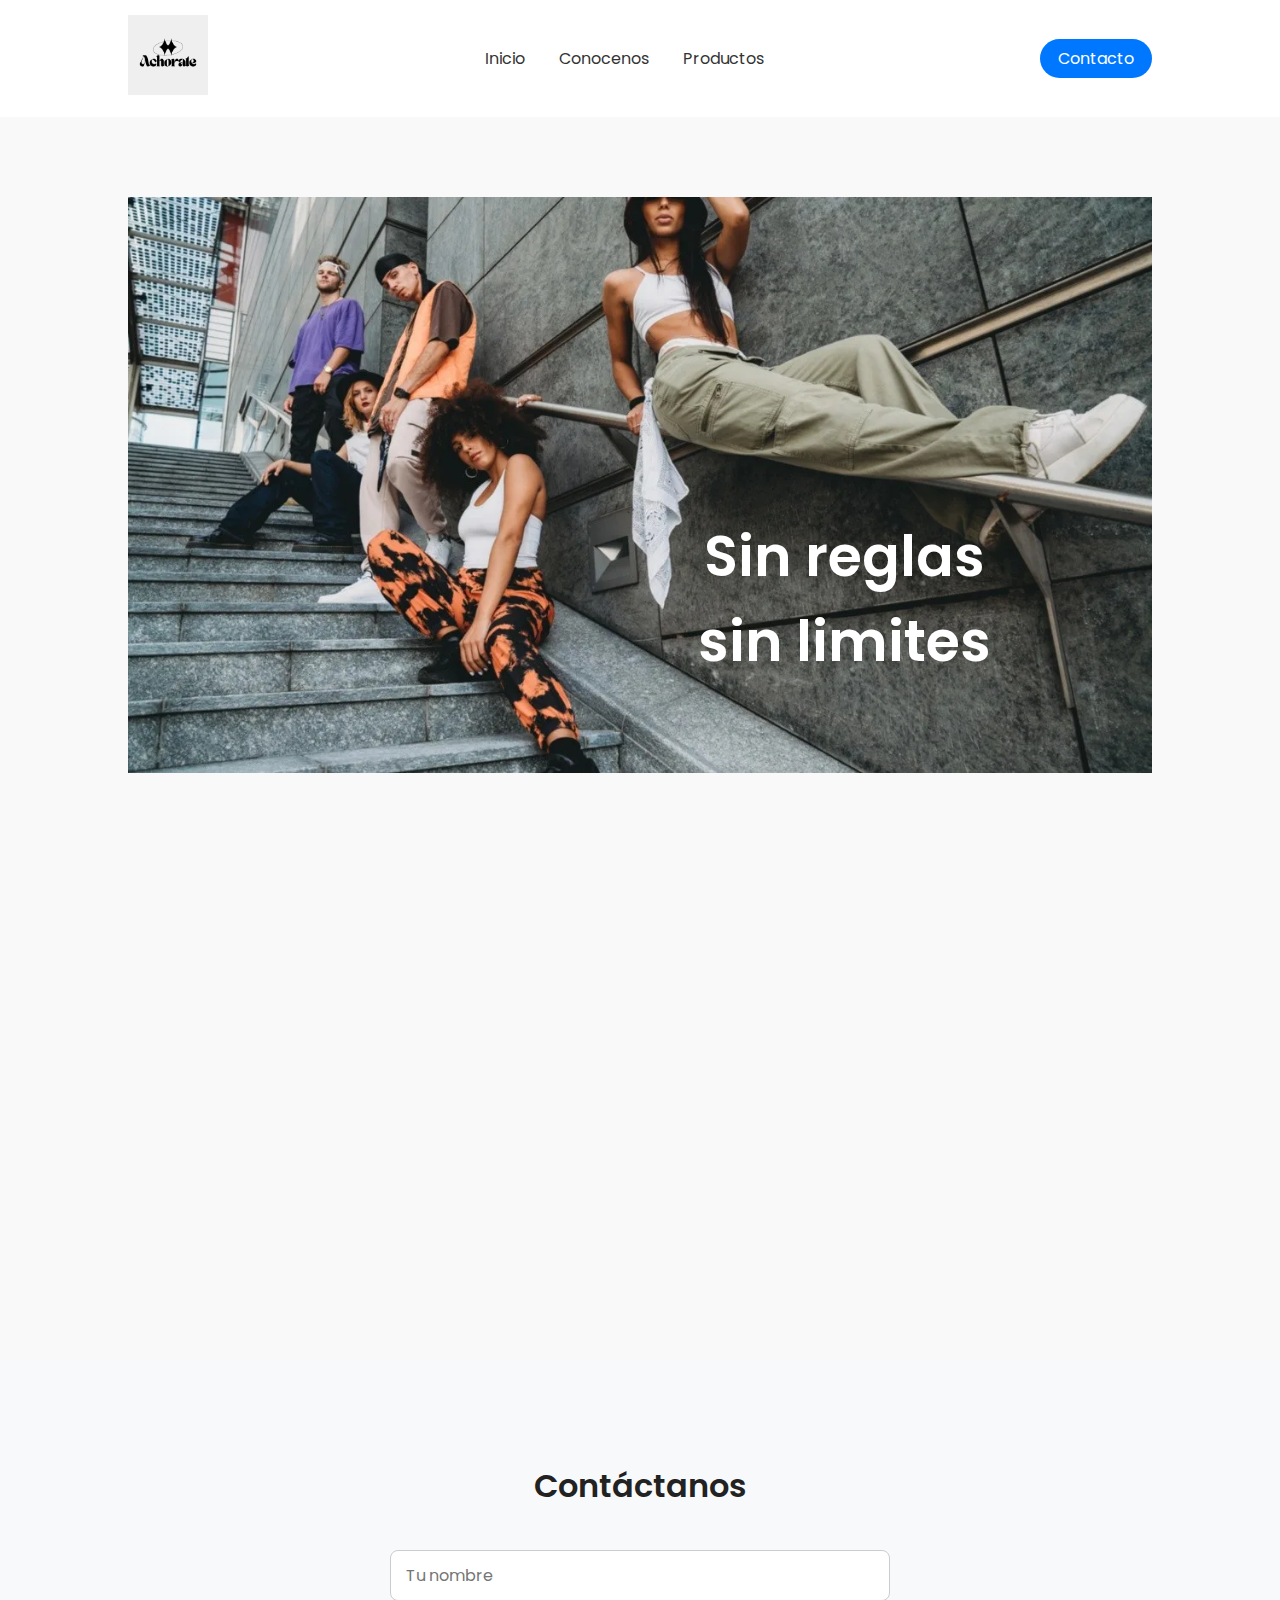
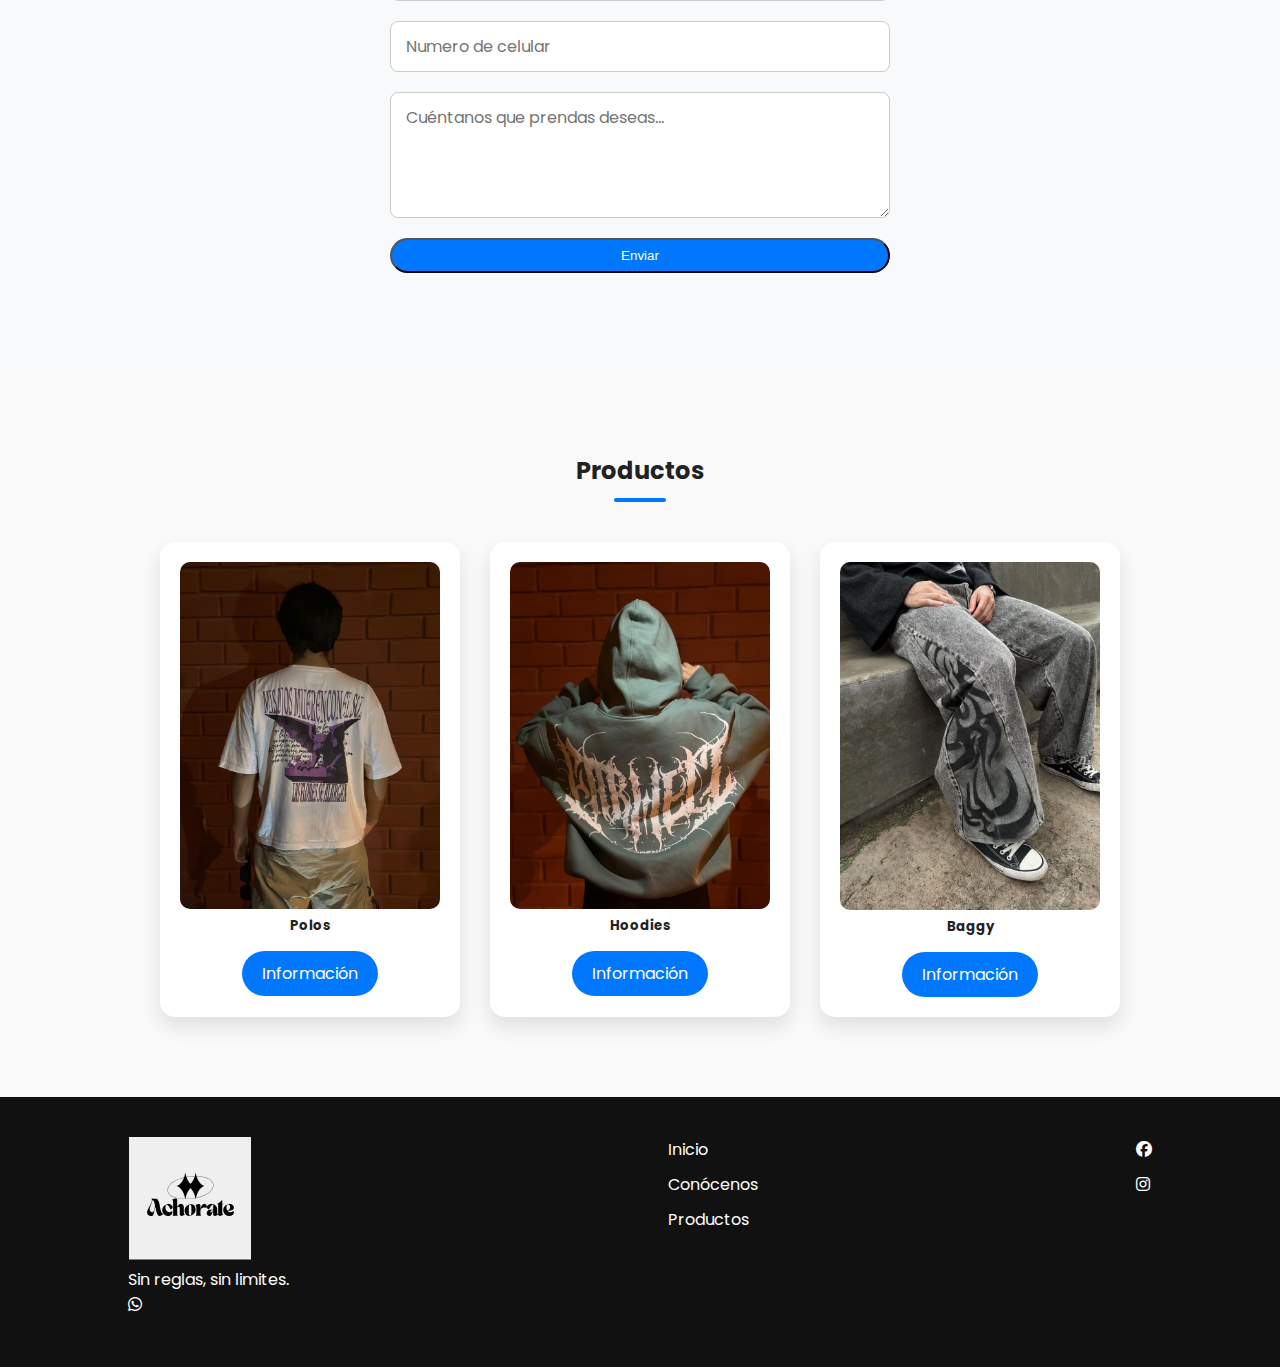
<file: index.html>
<!DOCTYPE html>
<html lang="en">
<head>
    <!-- Meta Tags -->
    <meta charset="UTF-8">
    <meta name="viewport" content="width=device-width, initial-scale=1.0">
    <meta name="description" content="Modern portfolio website for a publicist or small business">
    <title>Modern Portfolio</title>

    <!-- Google Fonts -->
    <link href="https://fonts.googleapis.com/css2?family=Poppins:wght@300;400;600;700&display=swap" rel="stylesheet">

    <!-- Font Awesome -->
    <link rel="stylesheet" href="https://cdnjs.cloudflare.com/ajax/libs/font-awesome/6.5.0/css/all.min.css">

    <!-- Main CSS -->
    <link rel="stylesheet" href="css/style.css">
    <link rel="icon" href="Img/Loguito.png" type="image/ico">

    <!-- Meta Pixel Code -->
<script>
!function(f,b,e,v,n,t,s)
{if(f.fbq)return;n=f.fbq=function(){n.callMethod?
n.callMethod.apply(n,arguments):n.queue.push(arguments)};
if(!f._fbq)f._fbq=n;n.push=n;n.loaded=!0;n.version='2.0';
n.queue=[];t=b.createElement(e);t.async=!0;
t.src=v;s=b.getElementsByTagName(e)[0];
s.parentNode.insertBefore(t,s)}(window, document,'script',
'https://connect.facebook.net/en_US/fbevents.js');
fbq('init', '2004304617097086');
fbq('track', 'PageView');
</script>
<noscript><img height="1" width="1" style="display:none"
src="https://www.facebook.com/tr?id=2004304617097086&ev=PageView&noscript=1"
/></noscript>
<!-- End Meta Pixel Code -->
</head>

<body>

    <!-- ================= NAVBAR ================= -->
    <header class="navbar" id="navbar">
        <div class="nav-container">
            <div class="nav-left">
                <img src="Img/LOFO.jpeg" alt="Logo" class="logo">
            </div>

            <nav class="nav-center">
                <a href="#hero">Inicio</a>
                <a href="#about">Conocenos</a>
                <a href="#services">Productos</a>
            </nav>

            <div class="nav-right">
                <a href="contacto.html" class="btn-primary">Contacto</a>
            </div>
        </div>
    </header>

    <!-- ================= HERO ================= -->
    <section class="hero" id="hero">
        <div class="hero-layer layer-back"></div>
        <div class="hero-layer layer-middle"></div>
        <div class="hero-layer layer-front"></div>

        <div class="hero-content">
            <img src="Img/Block.webp" alt="">
            <h1>Sin reglas sin limites</h1>
        </div>
    </section>

    <!-- ================= ABOUT ================= -->
    <section class="about fade-in" id="about">
        <h2>¿Quienes Somos?</h2>
        <p class="about-intro">Somos una marca que busca romper con lo establecido, creando prendas que sean únicas como cada uno de los que se atrevan a usarlas, sabiendo que poseerán prendas exclusivas e irrepetibles.  </p>

        <div class="about-container">
            <div class="about-left">
                <img src="Img/uniformidad-industrial-ilunion.jpg.jpg" alt="Team Image">
            </div>

            <div class="about-right">
                <h3>Misión</h3>
                <p>Diseñar y producir colecciones limitadas que inspiren a las personas a mostrarse a su manera y  rompiendo patrones,  garantizando que cada prenda sea una obra de arte única que resuene con su portador.</p>

<div class="social-links">

    <a href="https://web.facebook.com/profile.php?id=61587750441536&_rdc=3&_rdr#" target="_blank">
        <i class="fab fa-facebook"></i>
    </a>
    <a href="https://www.instagram.com/oficial992026/" target="_blank">
        <i class="fab fa-instagram"></i>
    </a>
</div>
</div>
</div>
    </section>

    <!-- ================= FORMULARIO ================= -->
<section class="contact-form" id="formulario">
    <h2>Contáctanos</h2>

    <form action="gracias.html">
        <input type="text" placeholder="Tu nombre" required>
        <input type="number" placeholder="Numero de celular" required>
        <textarea placeholder="Cuéntanos que prendas deseas..." rows="4" required></textarea>

        <button type="submit" class="btn-primary">Enviar</button>
    </form>
</section>

<!-- ================= PRODUCTOS ================= -->
<section class="productos" id="services">

    <h2 class="productos-titulo">Productos</h2>

    <div class="productos-container">

        <div class="producto-card">
            <a href="polo.html">
                <img src="Img/Polos.jpeg" alt="Polos">
            </a>
            <h5>Polos</h5>
            <a href="polo.html" class="btn-producto">Información</a>
        </div>

        <div class="producto-card">
            <a href="hoodie.html">
                <img src="Img/Hoodies.jpeg" alt="Hoodies">
            </a>
            <h5>Hoodies</h5>
            <a href="hoodie.html" class="btn-producto">Información</a>
        </div>

        <div class="producto-card">
            <a href="baggy.html">
                <img src="Img/Baggy 1.jpeg" alt="Baggy">
            </a>
            <h5>Baggy</h5>
            <a href="baggy.html" class="btn-producto">Información</a>
        </div>
    </div>
</section>

    <!-- ================= FOOTER ================= -->
    <footer class="footer" id="contact">
        <div class="footer-container">
            <div class="footer-left">
                <img src="Img/Loguito.png" alt="Logo">
                <p>Sin reglas, sin limites.</p>
            </div>
<div class="footer-center">
    <a href="#hero">Inicio</a>
    <a href="#about">Conócenos</a>
    <a href="#services">Productos</a>
</div>

<div class="footer-right">

    <a href="https://web.facebook.com/profile.php?id=61587750441536&_rdc=3&_rdr#" target="_blank">
        <i class="fab fa-facebook"></i>
    </a>

    <a href="https://www.instagram.com/oficial992026/" target="_blank">
        <i class="fab fa-instagram"></i>
    </a>
</div>
        </div>

        <!-- Floating WhatsApp Button -->
        <a href="https://wa.me/+51940219840" class="whatsapp-btn" target="_blank">
            <i class="fab fa-whatsapp"></i>
        </a>
    </footer>
    <script src="script/script.js"></script>
</body>
</html>
</file>
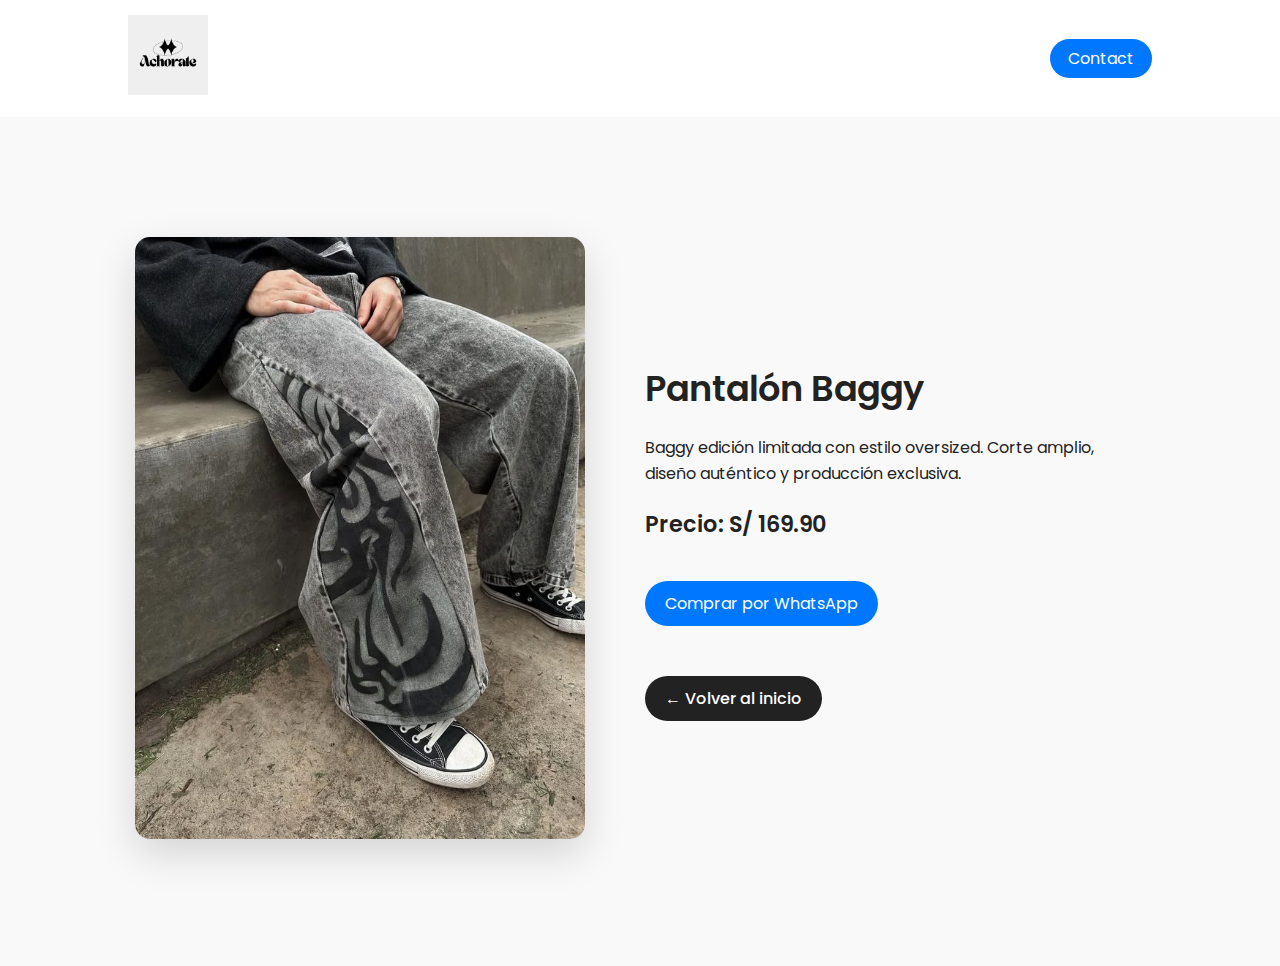
<file: baggy.html>
<!DOCTYPE html>
<html lang="en">
<head>
    <!-- Meta Tags -->
    <meta charset="UTF-8">
    <meta name="viewport" content="width=device-width, initial-scale=1.0">
    <meta name="description" content="Modern portfolio website for a publicist or small business">
    <title>Modern Portfolio</title>

    <!-- Google Fonts -->
    <link href="https://fonts.googleapis.com/css2?family=Poppins:wght@300;400;600;700&display=swap" rel="stylesheet">

    <!-- Font Awesome -->
    <link rel="stylesheet" href="https://cdnjs.cloudflare.com/ajax/libs/font-awesome/6.5.0/css/all.min.css">

    <!-- Main CSS -->
    <link rel="stylesheet" href="css/style.css">
    <link rel="icon" href="Img/Loguito.png" type="image/ico">

    <!-- Meta Pixel Code -->
<script>
!function(f,b,e,v,n,t,s)
{if(f.fbq)return;n=f.fbq=function(){n.callMethod?
n.callMethod.apply(n,arguments):n.queue.push(arguments)};
if(!f._fbq)f._fbq=n;n.push=n;n.loaded=!0;n.version='2.0';
n.queue=[];t=b.createElement(e);t.async=!0;
t.src=v;s=b.getElementsByTagName(e)[0];
s.parentNode.insertBefore(t,s)}(window, document,'script',
'https://connect.facebook.net/en_US/fbevents.js');
fbq('init', '2004304617097086');
fbq('track', 'PageView');
</script>
<noscript><img height="1" width="1" style="display:none"
src="https://www.facebook.com/tr?id=2004304617097086&ev=PageView&noscript=1"
/></noscript>
<!-- End Meta Pixel Code -->
</head>
<body>
    <!-- ================= NAVBAR ================= -->
    <header class="navbar" id="navbar">
        <div class="nav-container">
            <div class="nav-left">
                <img src="Img/LOFO.jpeg" alt="Logo" class="logo">
            </div>

            <nav class="nav-center">
            </nav>

            <div class="nav-right">
                <a href="#contact" class="btn-primary">Contact</a>
            </div>
        </div>
    </header>

    <section class="producto-detalle">
    <div class="detalle-container">

        <div class="detalle-img">
            <img src="Img/Baggy 1.jpeg" alt="Baggy">
        </div>

        <div class="detalle-info">
            <h2>Pantalón Baggy</h2>
            <p>
                Baggy edición limitada con estilo oversized.
                Corte amplio, diseño auténtico y producción exclusiva.
            </p>

            <h3>Precio: S/ 169.90</h3>

            <a href="https://wa.me/+51940219840"
               class="btn-producto"
               target="_blank">
               Comprar por WhatsApp
            </a>

            <br><br>
            <a href="index.html" class="btn-volver">← Volver al inicio</a>
        </div>

    </div>
</section>

</body>
</html>
</file>
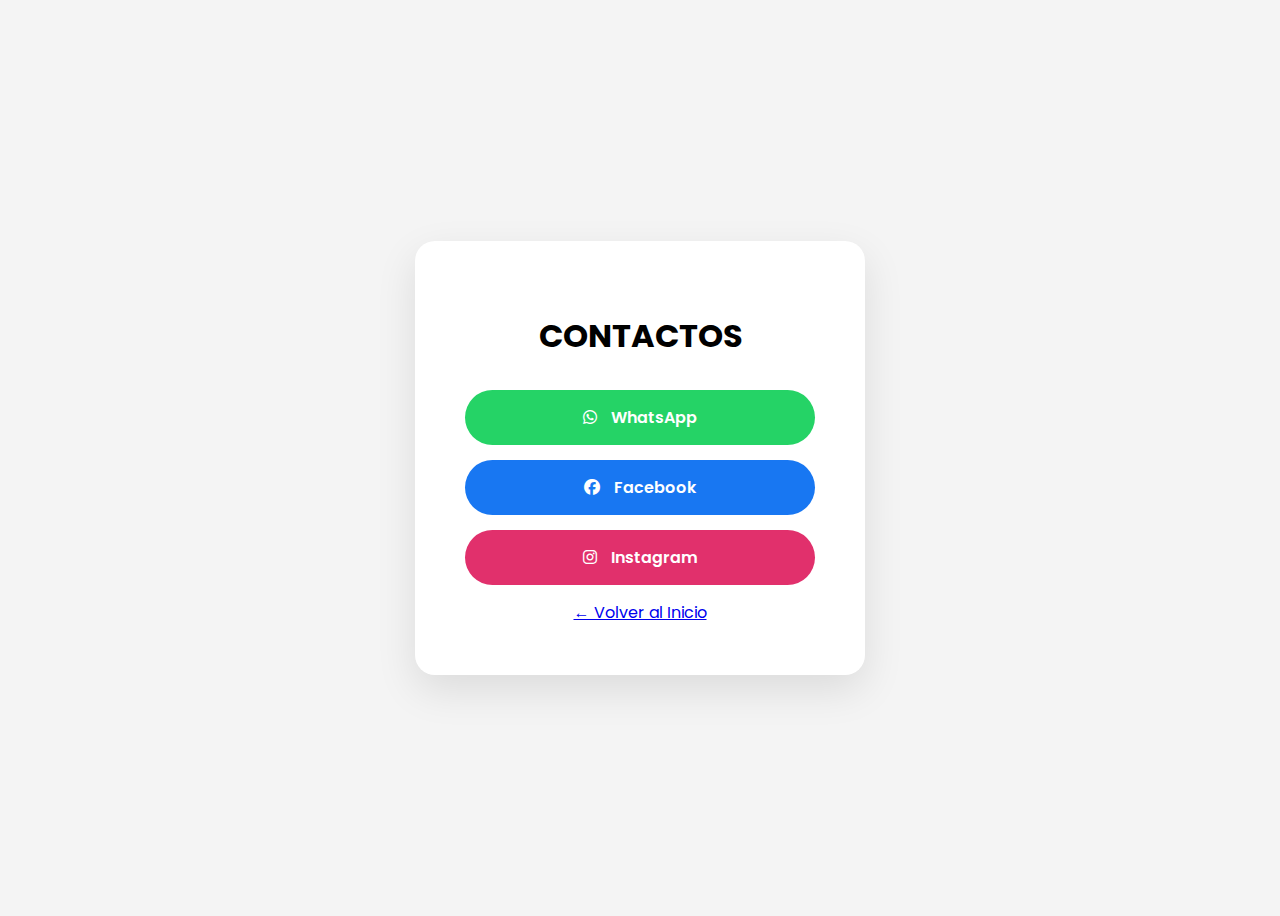
<file: contacto.html>
<!DOCTYPE html>
<html lang="es">
<head>
    <!-- Meta Pixel Code -->
<script>
!function(f,b,e,v,n,t,s)
{if(f.fbq)return;n=f.fbq=function(){n.callMethod?
n.callMethod.apply(n,arguments):n.queue.push(arguments)};
if(!f._fbq)f._fbq=n;n.push=n;n.loaded=!0;n.version='2.0';
n.queue=[];t=b.createElement(e);t.async=!0;
t.src=v;s=b.getElementsByTagName(e)[0];
s.parentNode.insertBefore(t,s)}(window, document,'script',
'https://connect.facebook.net/en_US/fbevents.js');
fbq('init', '2004304617097086');
fbq('track', 'PageView');
</script>
<noscript><img height="1" width="1" style="display:none"
src="https://www.facebook.com/tr?id=2004304617097086&ev=PageView&noscript=1"
/></noscript>
<!-- End Meta Pixel Code -->
    
    <meta charset="UTF-8">
    <title>Contactos</title>
    <meta name="viewport" content="width=device-width, initial-scale=1.0">

    <!-- Google Font -->
    <link href="https://fonts.googleapis.com/css2?family=Poppins:wght@300;400;600;700&display=swap" rel="stylesheet">

    <!-- Font Awesome -->
    <link rel="stylesheet" href="https://cdnjs.cloudflare.com/ajax/libs/font-awesome/6.5.0/css/all.min.css">

    <style>
        body {
            font-family: 'Poppins', sans-serif;
            background: #f4f4f4;
            display: flex;
            justify-content: center;
            align-items: center;
            height: 100vh;
            text-align: center;
        }

        .contact-container {
            background: white;
            padding: 50px;
            border-radius: 20px;
            box-shadow: 0 15px 40px rgba(0,0,0,0.1);
            width: 350px;
        }

        h1 {
            margin-bottom: 30px;
            font-size: 2rem;
        }

        .btn-contact {
            display: block;
            margin: 15px 0;
            padding: 15px;
            border-radius: 30px;
            text-decoration: none;
            color: white;
            font-weight: 600;
            transition: transform 0.3s ease, box-shadow 0.3s ease;
        }

        .btn-contact:hover {
            transform: translateY(-5px);
            box-shadow: 0 10px 20px rgba(0,0,0,0.2);
        }

        .whatsapp {
            background: #25D366;
        }

        .facebook {
            background: #1877F2;
        }

        .instagram {
            background: #E1306C;
        }

        .btn-contact i {
            margin-right: 10px;
        }
    </style>
</head>

<body>

    <div class="contact-container">
        <h1>CONTACTOS</h1>

        <a href="https://wa.me/+51940219840" target="_blank" class="btn-contact whatsapp">
            <i class="fab fa-whatsapp"></i> WhatsApp
        </a>

        <a href="https://web.facebook.com/profile.php?id=61587750441536&_rdc=3&_rdr#" target="_blank" class="btn-contact facebook">
            <i class="fab fa-facebook"></i> Facebook
        </a>

        <a href="https://www.instagram.com/oficial992026/" target="_blank" class="btn-contact instagram">
            <i class="fab fa-instagram"></i> Instagram
        </a>

        <a href="index.html" class="btn-volver">
    ← Volver al Inicio
</a>

    </div>

</body>

</html>
</file>
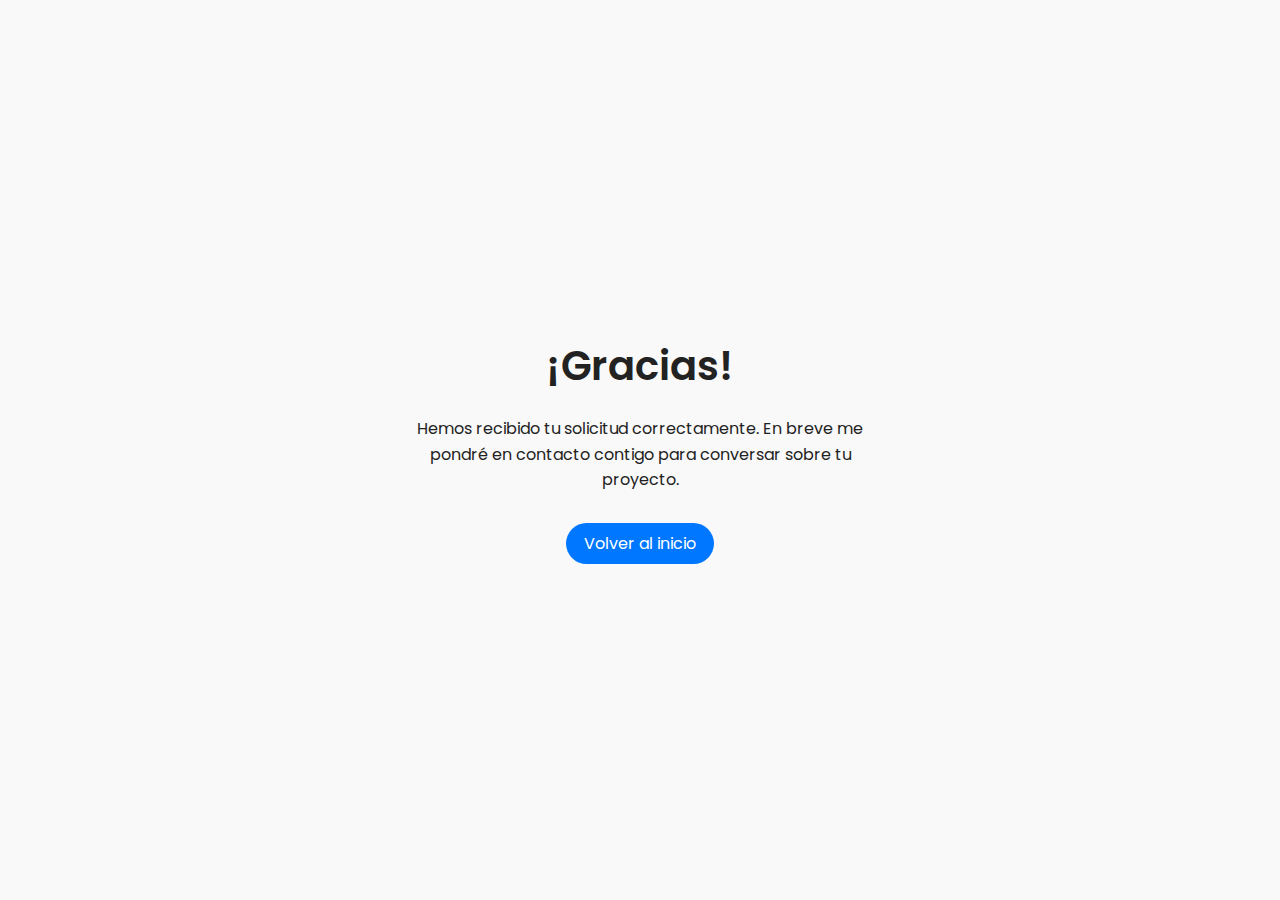
<file: gracias.html>
<!DOCTYPE html>
<html lang="en">
<head>
    <!-- Meta Tags -->
    <meta charset="UTF-8">
    <meta name="viewport" content="width=device-width, initial-scale=1.0">
    <meta name="description" content="Modern portfolio website for a publicist or small business">
    <title>Modern Portfolio</title>

    <!-- Google Fonts -->
    <link href="https://fonts.googleapis.com/css2?family=Poppins:wght@300;400;600;700&display=swap" rel="stylesheet">

    <!-- Font Awesome -->
    <link rel="stylesheet" href="https://cdnjs.cloudflare.com/ajax/libs/font-awesome/6.5.0/css/all.min.css">

    <!-- Main CSS -->
    <link rel="stylesheet" href="css/style.css">
    <link rel="icon" href="Img/Loguito.png" type="image/ico">

    <!-- Meta Pixel Code -->
<script>
!function(f,b,e,v,n,t,s)
{if(f.fbq)return;n=f.fbq=function(){n.callMethod?
n.callMethod.apply(n,arguments):n.queue.push(arguments)};
if(!f._fbq)f._fbq=n;n.push=n;n.loaded=!0;n.version='2.0';
n.queue=[];t=b.createElement(e);t.async=!0;
t.src=v;s=b.getElementsByTagName(e)[0];
s.parentNode.insertBefore(t,s)}(window, document,'script',
'https://connect.facebook.net/en_US/fbevents.js');
fbq('init', '2004304617097086');
fbq('track', 'PageView');
</script>
<noscript><img height="1" width="1" style="display:none"
src="https://www.facebook.com/tr?id=2004304617097086&ev=PageView&noscript=1"
/></noscript>
<!-- End Meta Pixel Code -->

<section class="gracias">
    <h1>¡Gracias!</h1>
    <p>
        Hemos recibido tu solicitud correctamente.  
        En breve me pondré en contacto contigo para conversar sobre tu proyecto.
    </p>

    <a href="index.html" class="btn-primary">Volver al inicio</a>
</section>

</body>
</html>
</file>
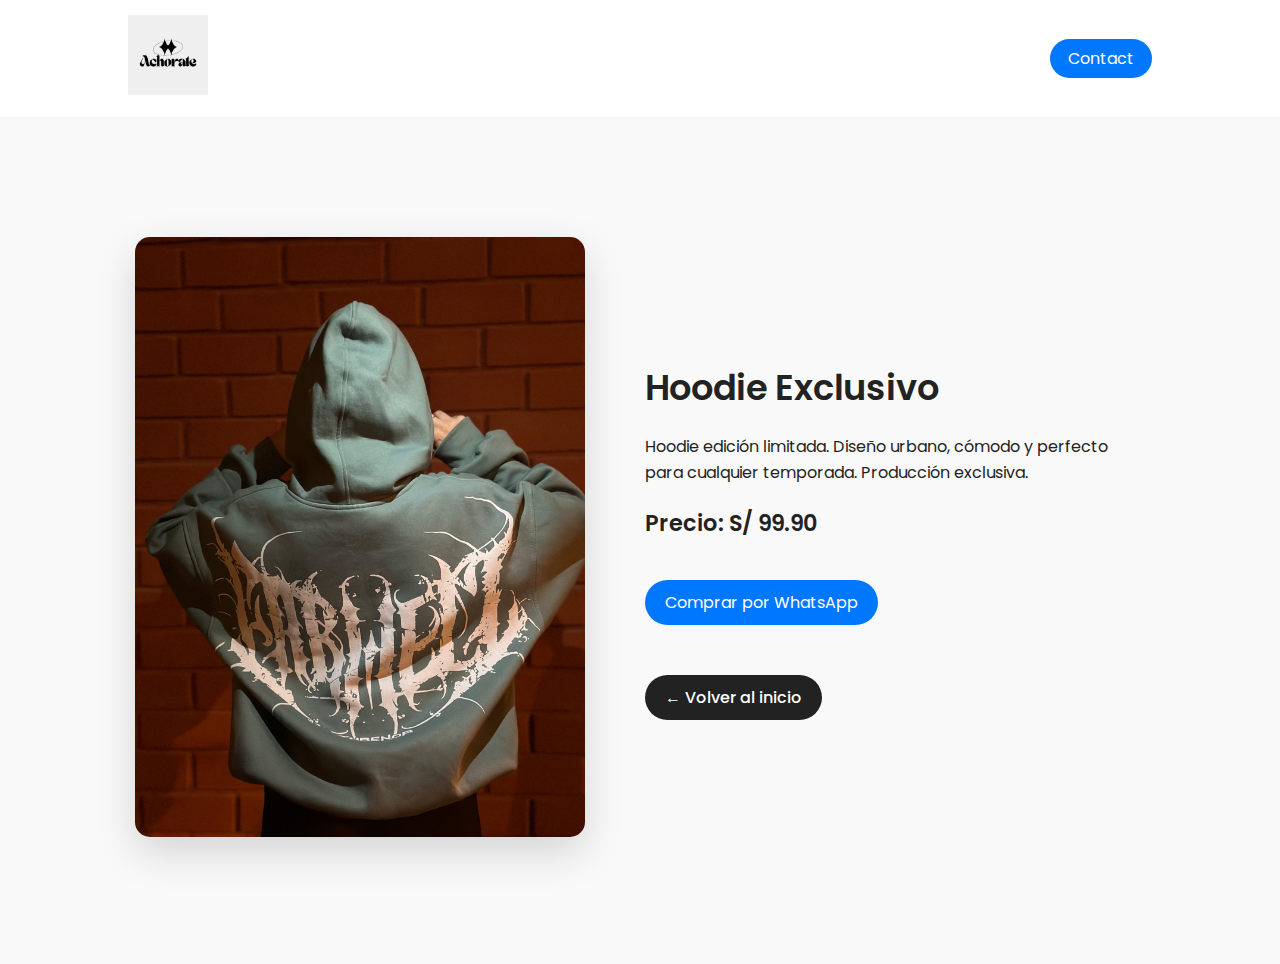
<file: hoodie.html>
<!DOCTYPE html>
<html lang="en">
<head>
    <!-- Meta Tags -->
    <meta charset="UTF-8">
    <meta name="viewport" content="width=device-width, initial-scale=1.0">
    <meta name="description" content="Modern portfolio website for a publicist or small business">
    <title>Modern Portfolio</title>

    <!-- Google Fonts -->
    <link href="https://fonts.googleapis.com/css2?family=Poppins:wght@300;400;600;700&display=swap" rel="stylesheet">

    <!-- Font Awesome -->
    <link rel="stylesheet" href="https://cdnjs.cloudflare.com/ajax/libs/font-awesome/6.5.0/css/all.min.css">

    <!-- Main CSS -->
    <link rel="stylesheet" href="css/style.css">
    <link rel="icon" href="Img/Loguito.png" type="image/ico">

    <!-- Meta Pixel Code -->
<script>
!function(f,b,e,v,n,t,s)
{if(f.fbq)return;n=f.fbq=function(){n.callMethod?
n.callMethod.apply(n,arguments):n.queue.push(arguments)};
if(!f._fbq)f._fbq=n;n.push=n;n.loaded=!0;n.version='2.0';
n.queue=[];t=b.createElement(e);t.async=!0;
t.src=v;s=b.getElementsByTagName(e)[0];
s.parentNode.insertBefore(t,s)}(window, document,'script',
'https://connect.facebook.net/en_US/fbevents.js');
fbq('init', '2004304617097086');
fbq('track', 'PageView');
</script>
<noscript><img height="1" width="1" style="display:none"
src="https://www.facebook.com/tr?id=2004304617097086&ev=PageView&noscript=1"
/></noscript>
<!-- End Meta Pixel Code -->
</head>
<body>
    <!-- ================= NAVBAR ================= -->
    <header class="navbar" id="navbar">
        <div class="nav-container">
            <div class="nav-left">
                <img src="Img/LOFO.jpeg" alt="Logo" class="logo">
            </div>

            <nav class="nav-center">
            </nav>

            <div class="nav-right">
                <a href="#contact" class="btn-primary">Contact</a>
            </div>
        </div>
    </header>

    <section class="producto-detalle">
    <div class="detalle-container">

        <div class="detalle-img">
            <img src="Img/Hoodies.jpeg" alt="Hoodie">
        </div>

        <div class="detalle-info">
            <h2>Hoodie Exclusivo</h2>
            <p>
                Hoodie edición limitada. Diseño urbano, cómodo y perfecto
                para cualquier temporada. Producción exclusiva.
            </p>

            <h3>Precio: S/ 99.90</h3>

            <a href="https://wa.me/+51940219840"
               class="btn-producto"
               target="_blank">
               Comprar por WhatsApp
            </a>

            <br><br>
            <a href="index.html" class="btn-volver">← Volver al inicio</a>
        </div>

    </div>
</section>

</body>
</html>
</file>
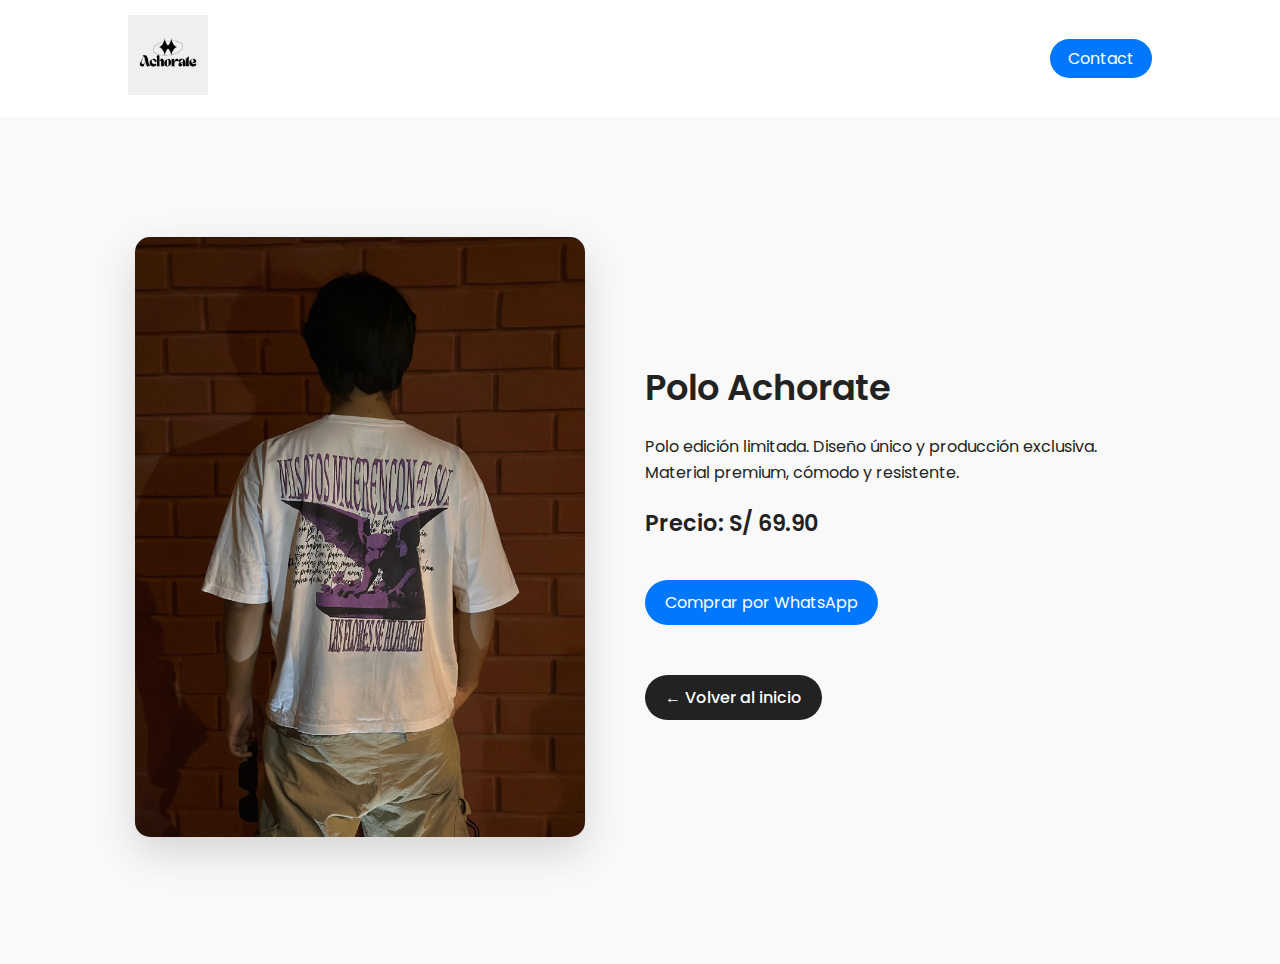
<file: polo.html>
<!DOCTYPE html>
<html lang="en">
<head>
    <!-- Meta Tags -->
    <meta charset="UTF-8">
    <meta name="viewport" content="width=device-width, initial-scale=1.0">
    <meta name="description" content="Modern portfolio website for a publicist or small business">
    <title>Modern Portfolio</title>

    <!-- Google Fonts -->
    <link href="https://fonts.googleapis.com/css2?family=Poppins:wght@300;400;600;700&display=swap" rel="stylesheet">

    <!-- Font Awesome -->
    <link rel="stylesheet" href="https://cdnjs.cloudflare.com/ajax/libs/font-awesome/6.5.0/css/all.min.css">

    <!-- Main CSS -->
    <link rel="stylesheet" href="css/style.css">
    <link rel="icon" href="Img/Loguito.png" type="image/ico">

    <!-- Meta Pixel Code -->
<script>
!function(f,b,e,v,n,t,s)
{if(f.fbq)return;n=f.fbq=function(){n.callMethod?
n.callMethod.apply(n,arguments):n.queue.push(arguments)};
if(!f._fbq)f._fbq=n;n.push=n;n.loaded=!0;n.version='2.0';
n.queue=[];t=b.createElement(e);t.async=!0;
t.src=v;s=b.getElementsByTagName(e)[0];
s.parentNode.insertBefore(t,s)}(window, document,'script',
'https://connect.facebook.net/en_US/fbevents.js');
fbq('init', '2004304617097086');
fbq('track', 'PageView');
</script>
<noscript><img height="1" width="1" style="display:none"
src="https://www.facebook.com/tr?id=2004304617097086&ev=PageView&noscript=1"
/></noscript>
<!-- End Meta Pixel Code -->
</head>
<body>
    <!-- ================= NAVBAR ================= -->
    <header class="navbar" id="navbar">
        <div class="nav-container">
            <div class="nav-left">
                <img src="Img/LOFO.jpeg" alt="Logo" class="logo">
            </div>

            <nav class="nav-center">
            </nav>

            <div class="nav-right">
                <a href="#contact" class="btn-primary">Contact</a>
            </div>
        </div>
    </header>

<section class="producto-detalle">
    <div class="detalle-container">

        <div class="detalle-img">
            <img src="Img/Polos.jpeg" alt="Polo">
        </div>

        <div class="detalle-info">
            <h2>Polo Achorate</h2>
            <p>
                Polo edición limitada. Diseño único y producción exclusiva.
                Material premium, cómodo y resistente.
            </p>

            <h3>Precio: S/ 69.90</h3>

            <a href="https://wa.me/+51940219840"
            class="btn-producto"
            target="_blank">
            Comprar por WhatsApp
            </a>

            <br><br>
            <a href="index.html" class="btn-volver">← Volver al inicio</a>
        </div>

    </div>
</section>

</body>
</html>
</file>
<file: css/style.css>
/* ================= GLOBAL STYLES ================= */
* {
    margin: 0;
    padding: 0;
    box-sizing: border-box;
    scroll-behavior: smooth;
}
body {
    font-family: 'Poppins', sans-serif;
    color: #222;
    background: #f9f9f9;
}
section {
    padding: 80px 10%;
    text-align: center;
}
h1, h2, h3 {
    font-weight: 600;
}
/* ================= NAVBAR ================= */
.navbar {
    position: sticky;
    top: 0;
    width: 100%;
    background: #fff;
    z-index: 1000;
    transition: box-shadow 0.3s ease;
}
.navbar.scrolled {
    box-shadow: 0 4px 10px rgba(0,0,0,0.1);
}
.nav-container {
    display: flex;
    justify-content: space-between;
    align-items: center;
    padding: 15px 10%;
}
.logo {
    height: 80px;
}
.nav-center a {
    margin: 0 15px;
    text-decoration: none;
    color: #333;
    transition: color 0.3s;
}
.nav-center a:hover {
    color: #0077ff;
}
.btn-primary {
    padding: 8px 18px;
    background: #0077ff;
    color: #fff;
    border-radius: 25px;
    text-decoration: none;
    transition: background 0.3s;
}
.btn-primary:hover {
    background: #005ecc;
}
/* ================= HERO ================= */
.hero-content {
    position: relative;
    text-align: center;
    color: white;
}

.hero-content img {
    width: 100%;
    display: block;
}

.hero-content h1,
.hero-content p {
    position: absolute;
    left: 70%;
    transform: translateX(-50%);
}

.hero-content h1 {
    top: 55%;
    font-size: 3.5rem;
}

/* ================= ABOUT ================= */
.about-container {
    display: flex;
    align-items: center;
    gap: 40px;
    margin-top: 40px;
    text-align: left;
}
.about-left img {
    width: 100%;
    border-radius: 10px;
}
.social-links a {
    margin-right: 15px;
    font-size: 20px;
    color: #0077ff;
    transition: transform 0.3s;
}
.social-links a:hover {
    transform: scale(1.2);
}
/* ================= SERVICES ================= */

.productos-titulo {
    font-size: 2 rem;
    margin-bottom: 40px;
    font-weight: 700;
    position: relative;
    display: inline-block;
}

.productos-titulo::after {
    content: "";
    display: block;
    width: 40%;
    height: 4px;
    background: #0077ff;
    margin: 10px auto 0;
    border-radius: 5px;
}

.productos-container {
    display: flex;
    gap: 30px;
    justify-content: center;
    flex-wrap: wrap;
}

.producto-card {
    background: #fff;
    width: 300px;
    padding: 20px;
    border-radius: 15px;
    text-align: center;
    box-shadow: 0 10px 20px rgba(0,0,0,0.1);
    
    /* Animación */
    transition: transform 0.3s ease, box-shadow 0.3s ease;
    cursor: pointer;
}

.producto-card:hover {
    transform: translateY(-10px) scale(1.05);
    box-shadow: 0 20px 40px rgba(0,0,0,0.2);
}

.producto-card img {
    width: 100%;
    border-radius: 10px;
    transition: transform 0.3s ease;
}

.producto-card:hover img {
    transform: scale(1.08);
}

.btn-producto {
    display: inline-block;
    margin-top: 15px;
    padding: 10px 20px;
    background: #0077ff;
    color: #fff;
    border-radius: 25px;
    text-decoration: none;
    transition: background 0.3s ease;
}

.btn-producto:hover {
    background: #005ecc;
}

/* ================= FOOTER ================= */
.footer {
    background: #111;
    color: #fff;
    padding: 40px 10%;
}
.footer-container {
    display: flex;
    justify-content: space-between;
    gap: 40px;
}
.footer a {
    color: #fff;
    text-decoration: none;
    display: block;
    margin-bottom: 10px;
}


/* ================= FADE IN ================= */
.fade-in {
    opacity: 0;
    transform: translateY(40px);
    transition: opacity 0.8s ease, transform 0.8s ease;
}
.fade-in.visible {
    opacity: 1;
    transform: translateY(0);
}
/* ================= RESPONSIVE ================= */
@media (max-width: 900px) {
    .about-container,
    .services-container,
    .footer-container {
        flex-direction: column;
        text-align: center;
    }
    .nav-container {
        flex-direction: column;
        gap: 10px;
    }
}

/* Botón volver */
.btn-volver {
    display: inline-block;
    margin-top: 25px;
    padding: 10px 20px;
    border-radius: 25px;
    background: #222;
    color: white;
    text-decoration: none;
    font-weight: 500;
    transition: 0.3s ease;
}

.btn-volver:hover {
    background: #000;
    transform: translateY(-3px);
}

/* ================= PRODUCTO DETALLE ================= */

.producto-detalle {
    padding: 120px 10%;
}

.detalle-container {
    display: flex;
    align-items: center;
    justify-content: center;
    gap: 60px;
    flex-wrap: wrap;
}

.detalle-img img {
    width: 450px;
    max-width: 100%;
    border-radius: 15px;
    box-shadow: 0 15px 40px rgba(0,0,0,0.15);
}

.detalle-info {
    max-width: 500px;
    text-align: left;
}

.detalle-info h2 {
    font-size: 2.2rem;
    margin-bottom: 20px;
}

.detalle-info p {
    margin-bottom: 20px;
    line-height: 1.6;
}

.detalle-info h3 {
    margin-bottom: 25px;
    font-size: 1.4rem;
}

/* ================= FORMULARIO ================= */

.contact-form {
    padding: 100px 10%;
    text-align: center;
    background: #f8f9fa;
}

.contact-form h2 {
    margin-bottom: 40px;
    font-size: 2rem;
}

.contact-form form {
    max-width: 500px;
    margin: auto;
    display: flex;
    flex-direction: column;
    gap: 20px;
}

.contact-form input,
.contact-form textarea {
    padding: 12px 15px;
    border-radius: 8px;
    border: 1px solid #ccc;
    font-family: inherit;
    font-size: 1rem;
}

.contact-form input:focus,
.contact-form textarea:focus {
    outline: none;
    border-color: #0077ff;
}

/* ================= PAGINA GRACIAS ================= */

.gracias {
    height: 100vh;
    display: flex;
    flex-direction: column;
    justify-content: center;
    align-items: center;
    text-align: center;
    padding: 20px;
}

.gracias h1 {
    font-size: 2.5rem;
    margin-bottom: 20px;
}

.gracias p {
    max-width: 500px;
    margin-bottom: 30px;
    line-height: 1.6;
}
</file>
